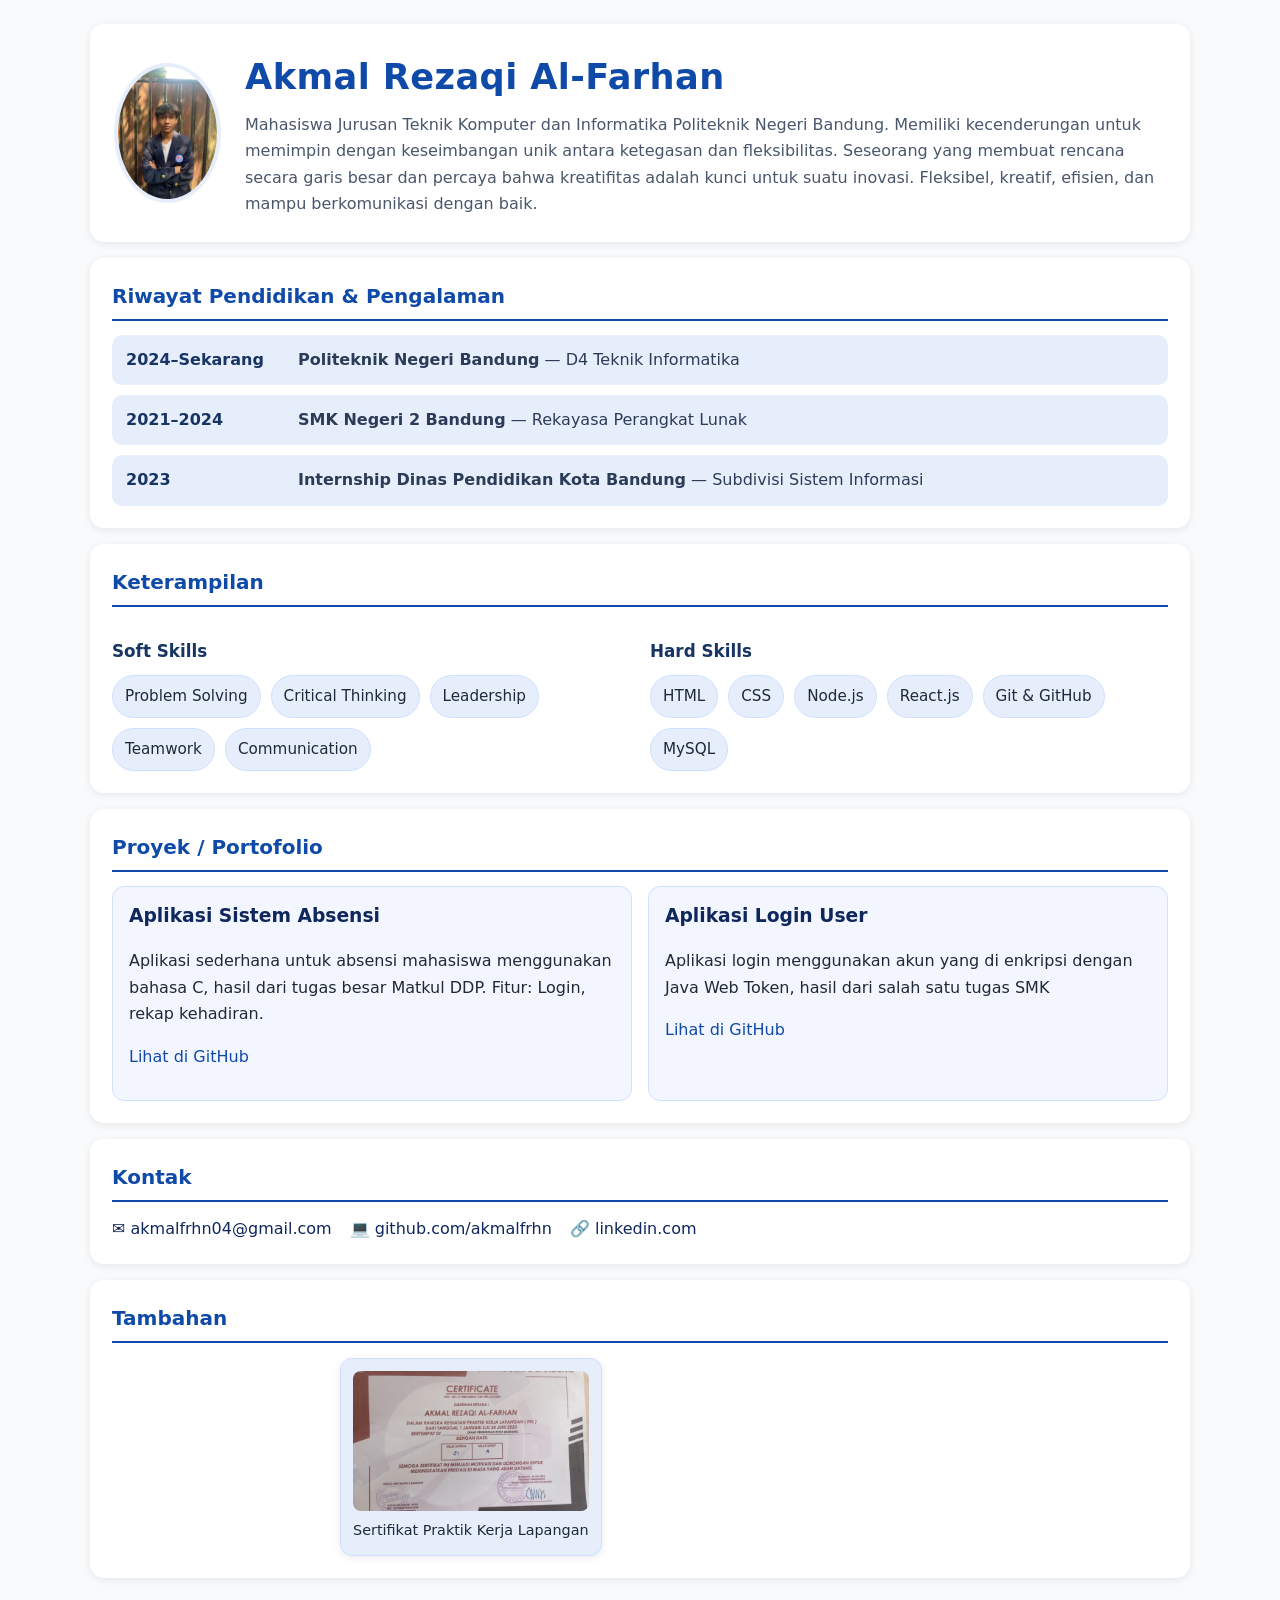
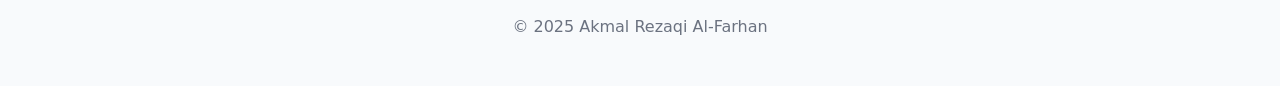
<file: index.html>
<!DOCTYPE html>
<html lang="id">
<head>
  <meta charset="UTF-8" />
  <meta name="viewport" content="width=device-width, initial-scale=1" />
  <title>Web Responsive Challenge</title>
  <link rel="stylesheet" href="style.css" />
</head>
<body>
  <!-- 1) DATA DIRI / HEADER -->
  <header class="site-header">
    <img src="profile.jpeg" alt="Foto profil mahasiswa" class="avatar" />
    <div class="headline">
      <h1>Akmal Rezaqi Al-Farhan</h1>
      <p class="tagline">Mahasiswa Jurusan Teknik Komputer dan Informatika Politeknik Negeri Bandung. Memiliki kecenderungan untuk memimpin dengan keseimbangan unik antara ketegasan dan fleksibilitas. Seseorang yang membuat rencana secara garis besar dan percaya bahwa kreatifitas adalah kunci untuk suatu inovasi. Fleksibel, kreatif, efisien, dan mampu berkomunikasi dengan baik.</p>
    </div>
  </header>

  <main>
    <!-- 2) PENDIDIKAN & PENGALAMAN -->
    <section id="edu-exp" class="card">
      <h2>Riwayat Pendidikan & Pengalaman</h2>
      <ul class="timeline">
        <li>
          <div class="time">2024–Sekarang</div>
          <div class="desc"><strong>Politeknik Negeri Bandung</strong> — D4 Teknik Informatika</div>
        </li>
        <li>
          <div class="time">2021–2024</div>
          <div class="desc"><strong>SMK Negeri 2 Bandung</strong> — Rekayasa Perangkat Lunak</div>
        </li>
        <li>
          <div class="time">2023</div>
          <div class="desc"><strong>Internship Dinas Pendidikan Kota Bandung</strong> — Subdivisi Sistem Informasi</div>
        </li>
      </ul>
    </section>

    <!-- 3) SKILLS -->
    <section id="skills" class="card">
        <h2>Keterampilan</h2>
        <div class="skills-wrapper">
          
          <!-- Soft Skills (kiri) -->
          <div class="skills-section">
            <h3>Soft Skills</h3>
            <div class="skills-grid">
              <span class="chip">Problem Solving</span>
              <span class="chip">Critical Thinking</span>
              <span class="chip">Leadership</span>
              <span class="chip">Teamwork</span>
              <span class="chip">Communication</span>
            </div>
          </div>
      
          <!-- Hard Skills (kanan) -->
          <div class="skills-section">
            <h3>Hard Skills</h3>
            <div class="skills-grid">
              <span class="chip">HTML</span>
              <span class="chip">CSS</span>
              <span class="chip">Node.js</span>
              <span class="chip">React.js</span>
              <span class="chip">Git & GitHub</span>
              <span class="chip">MySQL</span>
            </div>
          </div>
      
        </div>
      </section>
      

    <!-- 4) PORTOFOLIO / PROYEK (min 2) -->
    <section id="portfolio" class="card">
      <h2>Proyek / Portofolio</h2>
      <div class="projects">
        <article class="project">
          <h3>Aplikasi Sistem Absensi</h3>
          <p>Aplikasi sederhana untuk absensi mahasiswa menggunakan bahasa C, hasil dari tugas besar Matkul DDP. Fitur: Login, rekap kehadiran.</p>
          <p><a class="link" href="https://github.com/akmalfrhn/tubes-ddp.git" aria-label="Lihat kode proyek absensi di GitHub">Lihat di GitHub</a></p>
        </article>
        <article class="project">
          <h3>Aplikasi Login User</h3>
          <p>Aplikasi login menggunakan akun yang di enkripsi dengan Java Web Token, hasil dari salah satu tugas SMK</p>
          <p><a class="link" href="https://github.com/akmalfrhn/jwtakmal.git" aria-label="Lihat demo game 2D">Lihat di GitHub</a></p>
        </article>
      </div>
    </section>

    <!-- 5) KONTAK -->
    <section id="contact" class="card">
      <h2>Kontak</h2>
      <ul class="contact-list">
        <li><a href="akmalfrhn04@gmail.com" aria-label="Kirim email">✉️ akmalfrhn04@gmail.com</a></li>
        <li><a href="https://github.com/akmalfrhn" aria-label="Buka GitHub">💻 github.com/akmalfrhn</a></li>
        <li><a href="https://www.linkedin.com/in/akmal-al-farhan-b04453325/" aria-label="Buka LinkedIn">🔗 linkedin.com</a></li>
      </ul>
    </section>

    <!-- 6) OPSIONAL -->
    <section id="extras" class="card">
        <h2>Tambahan</h2>
        <div class="extras-grid">
          <div class="extra-item">
            <img src="sertifikat pkl.jpeg" alt="Foto 1">
            <span>Sertifikat Praktik Kerja Lapangan</span>
          </div>
        </div>
      </section>
      

  <footer class="site-footer">© 2025 Akmal Rezaqi Al-Farhan</footer>
</body>
</html>
</file>
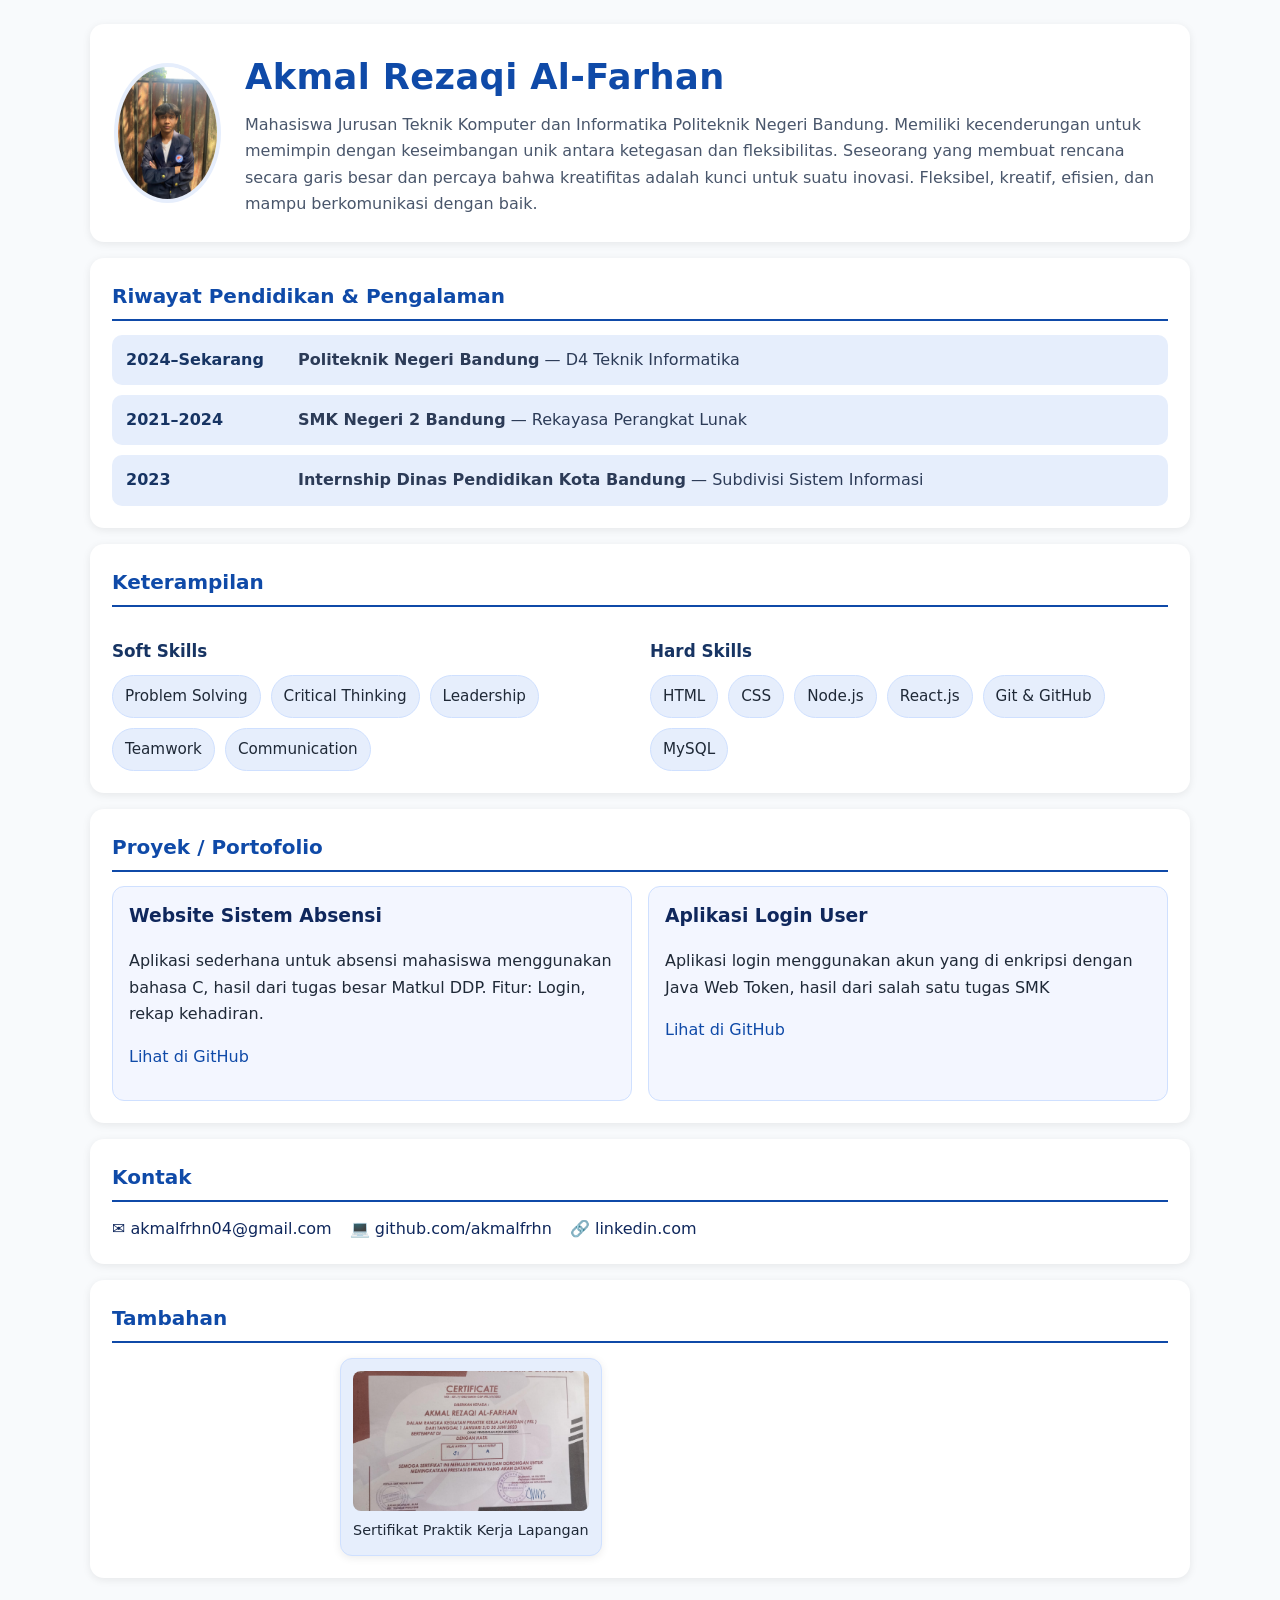
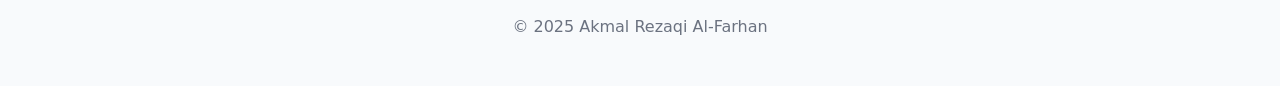
<file: CV_AKMAL.html>
<!DOCTYPE html>
<html lang="id">
<head>
  <meta charset="UTF-8" />
  <meta name="viewport" content="width=device-width, initial-scale=1" />
  <title>Web Responsive Challenge</title>
  <link rel="stylesheet" href="style.css" />
</head>
<body>
  <!-- 1) DATA DIRI / HEADER -->
  <header class="site-header">
    <img src="profile.jpeg" alt="Foto profil mahasiswa" class="avatar" />
    <div class="headline">
      <h1>Akmal Rezaqi Al-Farhan</h1>
      <p class="tagline">Mahasiswa Jurusan Teknik Komputer dan Informatika Politeknik Negeri Bandung. Memiliki kecenderungan untuk memimpin dengan keseimbangan unik antara ketegasan dan fleksibilitas. Seseorang yang membuat rencana secara garis besar dan percaya bahwa kreatifitas adalah kunci untuk suatu inovasi. Fleksibel, kreatif, efisien, dan mampu berkomunikasi dengan baik.</p>
    </div>
  </header>

  <main>
    <!-- 2) PENDIDIKAN & PENGALAMAN -->
    <section id="edu-exp" class="card">
      <h2>Riwayat Pendidikan & Pengalaman</h2>
      <ul class="timeline">
        <li>
          <div class="time">2024–Sekarang</div>
          <div class="desc"><strong>Politeknik Negeri Bandung</strong> — D4 Teknik Informatika</div>
        </li>
        <li>
          <div class="time">2021–2024</div>
          <div class="desc"><strong>SMK Negeri 2 Bandung</strong> — Rekayasa Perangkat Lunak</div>
        </li>
        <li>
          <div class="time">2023</div>
          <div class="desc"><strong>Internship Dinas Pendidikan Kota Bandung</strong> — Subdivisi Sistem Informasi</div>
        </li>
      </ul>
    </section>

    <!-- 3) SKILLS -->
    <section id="skills" class="card">
        <h2>Keterampilan</h2>
        <div class="skills-wrapper">
          
          <!-- Soft Skills (kiri) -->
          <div class="skills-section">
            <h3>Soft Skills</h3>
            <div class="skills-grid">
              <span class="chip">Problem Solving</span>
              <span class="chip">Critical Thinking</span>
              <span class="chip">Leadership</span>
              <span class="chip">Teamwork</span>
              <span class="chip">Communication</span>
            </div>
          </div>
      
          <!-- Hard Skills (kanan) -->
          <div class="skills-section">
            <h3>Hard Skills</h3>
            <div class="skills-grid">
              <span class="chip">HTML</span>
              <span class="chip">CSS</span>
              <span class="chip">Node.js</span>
              <span class="chip">React.js</span>
              <span class="chip">Git & GitHub</span>
              <span class="chip">MySQL</span>
            </div>
          </div>
      
        </div>
      </section>
      

    <!-- 4) PORTOFOLIO / PROYEK (min 2) -->
    <section id="portfolio" class="card">
      <h2>Proyek / Portofolio</h2>
      <div class="projects">
        <article class="project">
          <h3>Website Sistem Absensi</h3>
          <p>Aplikasi sederhana untuk absensi mahasiswa menggunakan bahasa C, hasil dari tugas besar Matkul DDP. Fitur: Login, rekap kehadiran.</p>
          <p><a class="link" href="https://github.com/akmalfrhn/tubes-ddp.git" aria-label="Lihat kode proyek absensi di GitHub">Lihat di GitHub</a></p>
        </article>
        <article class="project">
          <h3>Aplikasi Login User</h3>
          <p>Aplikasi login menggunakan akun yang di enkripsi dengan Java Web Token, hasil dari salah satu tugas SMK</p>
          <p><a class="link" href="https://github.com/akmalfrhn/jwtakmal.git" aria-label="Lihat demo game 2D">Lihat di GitHub</a></p>
        </article>
      </div>
    </section>

    <!-- 5) KONTAK -->
    <section id="contact" class="card">
      <h2>Kontak</h2>
      <ul class="contact-list">
        <li><a href="akmalfrhn04@gmail.com" aria-label="Kirim email">✉️ akmalfrhn04@gmail.com</a></li>
        <li><a href="https://github.com/akmalfrhn" aria-label="Buka GitHub">💻 github.com/akmalfrhn</a></li>
        <li><a href="https://www.linkedin.com/in/akmal-al-farhan-b04453325/" aria-label="Buka LinkedIn">🔗 linkedin.com</a></li>
      </ul>
    </section>

    <!-- 6) OPSIONAL -->
    <section id="extras" class="card">
        <h2>Tambahan</h2>
        <div class="extras-grid">
          <div class="extra-item">
            <img src="sertifikat pkl.jpeg" alt="Foto 1">
            <span>Sertifikat Praktik Kerja Lapangan</span>
          </div>
        </div>
      </section>
      

  <footer class="site-footer">© 2025 Akmal Rezaqi Al-Farhan</footer>
</body>
</html>
</file>
<file: style.css>
/* ========== Variabel & Reset ========== */
:root{
    --primary:#0f4aa8;
    --text:#1f2937;
    --bg:#f8fafc;
    --card:#ffffff;
    --muted:#e6eefc;
    --ring:#cfe0ff;
    --radius:14px;
    --shadow:0 2px 8px rgba(0,0,0,.08);
  }
  
  *{ box-sizing:border-box; }
  html,body{ margin:0; padding:0; }
  body{
    font-family: system-ui, -apple-system, "Segoe UI", Roboto, Arial, sans-serif;
    line-height:1.65;
    color:var(--text);
    background:var(--bg);
  }
  
  /* Utilitas lebar konsisten tanpa framework */
  .container,
  .site-header,
  .card,
  .site-footer{
    width:min(1100px, calc(100% - 32px));
    margin-inline:auto;
  }
  
  /* ========== HEADER / DATA DIRI ========== */
  .site-header{
    display:flex;
    align-items:center;
    gap:24px;
    background:var(--card);
    padding:24px;
    border-radius:var(--radius);
    margin:24px auto 16px;
    box-shadow:var(--shadow);
  }
  .avatar{
    width:140px; height:140px;
    border-radius:50%;
    object-fit:cover;
    border:4px solid var(--muted);
  }
  .headline h1{
    margin:0 0 6px;
    font-size:clamp(1.6rem, 2.4vw + 1rem, 2.2rem);
    letter-spacing:.4px;
    color:var(--primary);
  }
  .tagline{
    margin:0;
    color:#49566b;
  }
  
  /* ========== KARTU / SECTION GENERIK ========== */
  .card{
    background:var(--card);
    padding:22px;
    border-radius:var(--radius);
    margin:16px auto;
    box-shadow:var(--shadow);
  }
  .card h2{
    margin:0 0 14px;
    font-size:1.25rem;
    color:var(--primary);
    padding-bottom:6px;
    border-bottom:2px solid var(--primary);
  }
  
  /* ========== PENDIDIKAN & PENGALAMAN ========== */
  .timeline{
    list-style:none; padding:0; margin:0;
    display:flex; flex-direction:column; gap:10px;
  }
  .timeline li{
    display:grid; gap:12px;
    grid-template-columns: 160px 1fr;
    background:var(--muted);
    padding:12px 14px;
    border-radius:10px;
  }
  .timeline .time{
    font-weight:600; color:#173463;
  }
  .timeline .desc{
    color:#2c3b57;
  }
  
  /* ========== SKILLS ========== */
  .skills-grid{
    display:flex; flex-wrap:wrap; gap:10px;
  }
  .chip{
    display:inline-block;
    padding:8px 12px;
    background:var(--muted);
    border:1px solid var(--ring);
    border-radius:999px;
    font-size:.95rem;
  }
  .skills-wrapper {
    display: flex;
    justify-content: space-between;
    gap: 20px;
  }
  
  .skills-section {
    flex: 1;
  }
  
  .skills-section h3 {
    margin-bottom: 10px;
    color: #173463;
    font-size: 1.05rem;
  }
  
  /* Supaya tetap responsif */
  @media (max-width: 768px) {
    .skills-wrapper {
      flex-direction: column;
    }
  }
  
  
  /* ========== PROYEK / PORTOFOLIO ========== */
  .projects{
    display:grid;
    grid-template-columns: repeat(auto-fit, minmax(260px, 1fr));
    gap:16px;
  }
  .project{
    background:#f3f6ff;
    border:1px solid var(--ring);
    border-radius:12px;
    padding:14px 16px;
  }
  .project h3{ margin:0 0 6px; color:#0f275c; }
  .link{
    color:var(--primary);
    text-decoration:none;
    border-bottom:1px solid transparent;
  }
  .link:hover, .link:focus{
    border-bottom-color:var(--primary);
    outline:none;
  }
  
  /* ========== KONTAK ========== */
  .contact-list{
    list-style:none; padding:0; margin:0;
    display:flex; flex-wrap:wrap; gap:12px 18px;
  }
  .contact-list a{
    text-decoration:none; color:#0f275c;
  }
  .contact-list a:hover{ text-decoration:underline; }
  
  /* ========== Gallery ========== */
  .extras-grid {
    display: flex;
    justify-content: flex-start; /* dari center -> flex-start */
    gap: 20px;
    flex-wrap: wrap;
    margin: 15px auto 0 auto;
    max-width: 600px; /* opsional kalau mau ada batas */
  }
  
  
  
  .extra-item {
    display: flex;
    flex-direction: column;
    align-items: center;
    background: var(--muted);
    border: 1px solid var(--ring);
    border-radius: 12px;
    padding: 12px;
    box-shadow: var(--shadow);
  }
  
  .extra-item img {
    width: 100%;
    height: 140px;
    object-fit: cover;
    border-radius: 8px;
    margin-bottom: 8px;
  }
  
  .extra-item span {
    font-size: 0.9rem;
    color: var(--text);
    text-align: center;
  }
  
  
  /* ========== FOOTER ========== */
  .site-footer{
    text-align:center;
    padding:18px 12px;
    margin:18px auto 28px;
    color:#6b7280;
  }
  
  /* ========== RESPONSIVE BREAKPOINTS (tanpa framework) ========== */
  @media (max-width: 900px){
    .site-header{ flex-direction:column; text-align:center; }
    .avatar{ width:120px; height:120px; }
    .timeline li{ grid-template-columns: 140px 1fr; }
  }
  
  @media (max-width: 640px){
    .timeline li{ grid-template-columns: 1fr; }
    .timeline .time{ margin-bottom:2px; }
    .projects{ grid-template-columns: 1fr; }
    .contact-list{ flex-direction:column; }
  }
</file>
